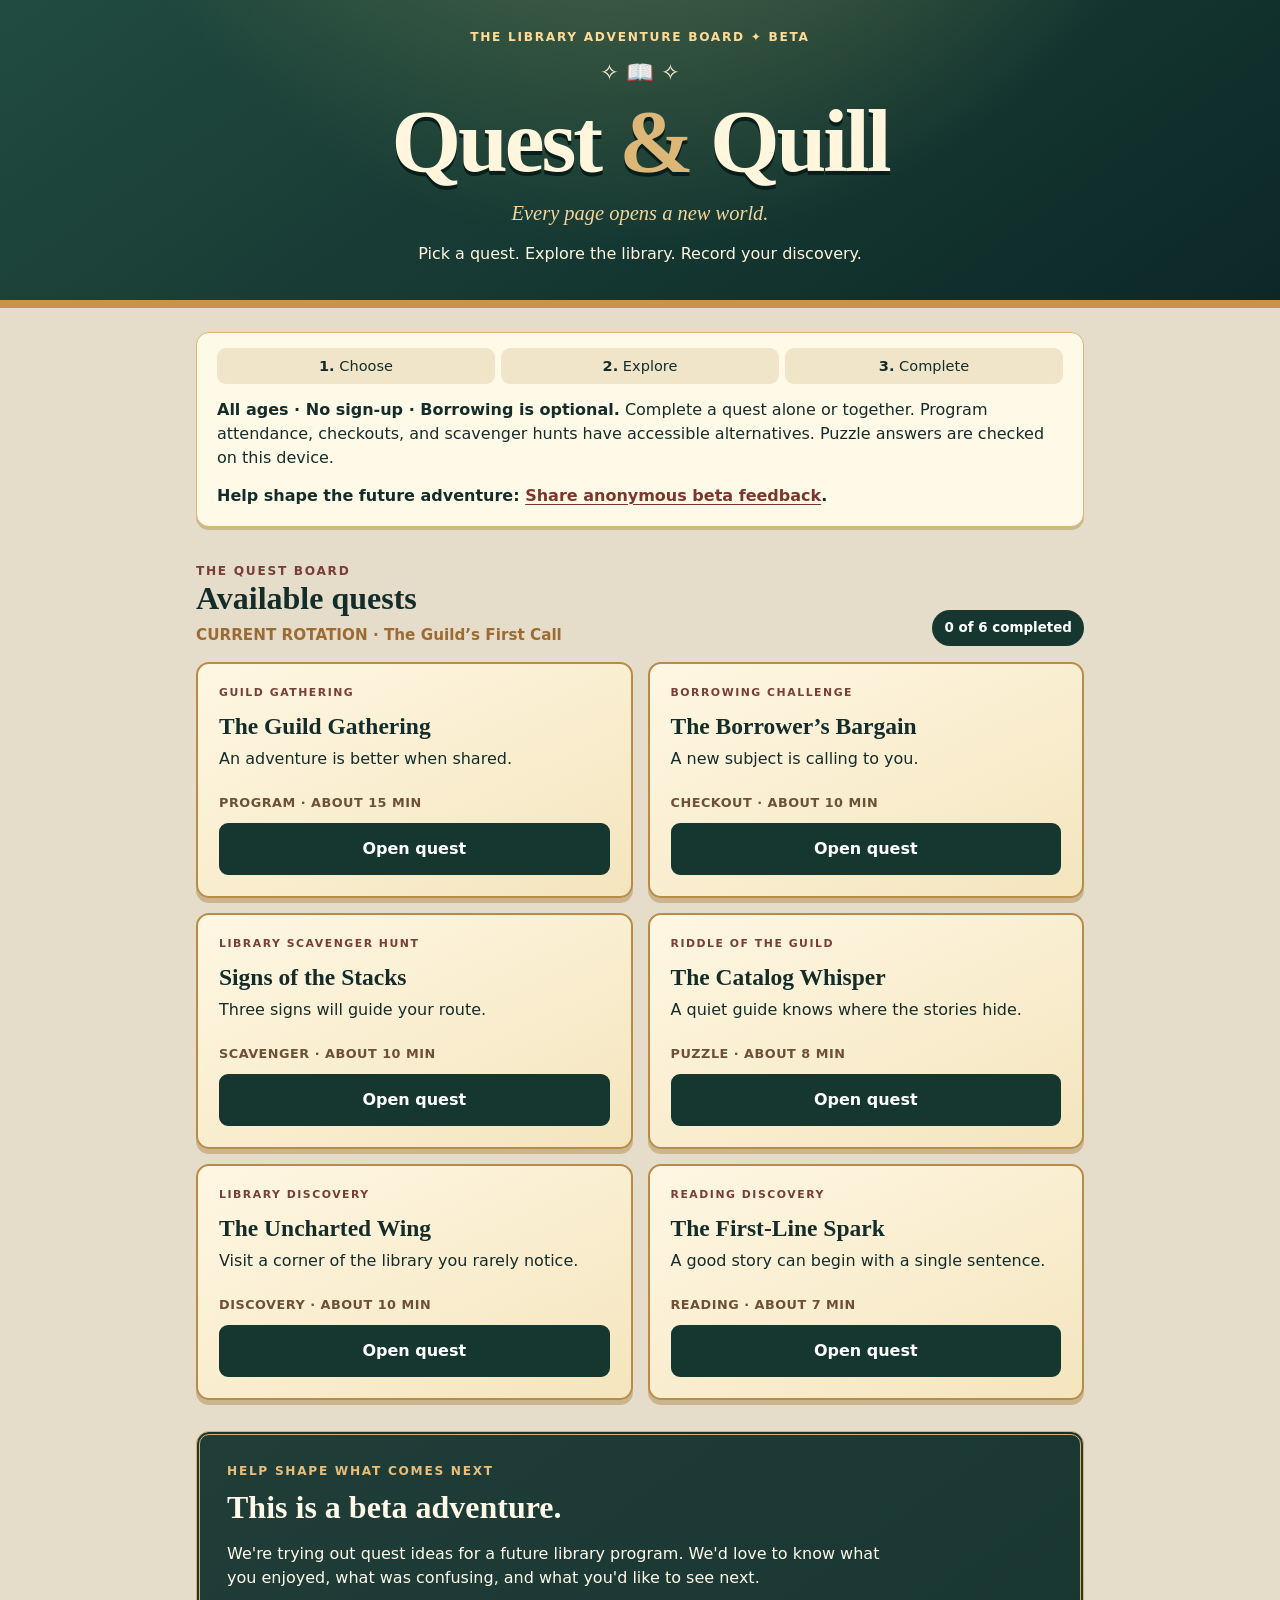
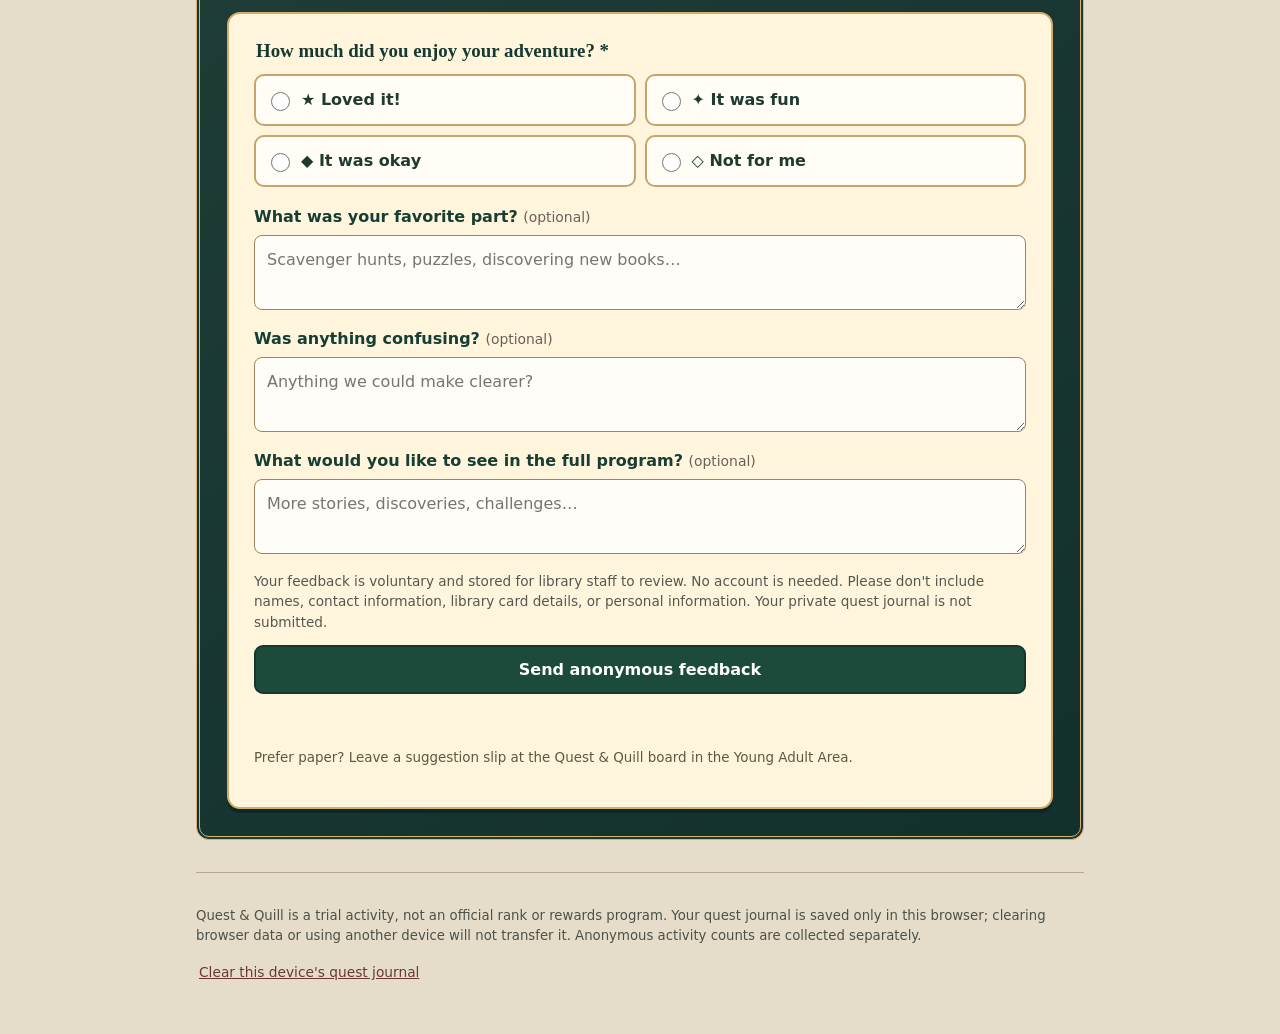
<file: index.html>
<!doctype html>
<html lang="en">
<head>
  <meta charset="utf-8">
  <meta name="viewport" content="width=device-width, initial-scale=1">
  <meta name="theme-color" content="#163b33">
  <meta name="description" content="Quest & Quill: short, self-guided library quests for curious explorers. Beta program.">
  <title>Quest & Quill — Library Adventure Beta</title>
  <link rel="stylesheet" href="styles.css">
</head>
<body>
  <a class="skip-link" href="#main">Skip to quests</a>
  <header class="hero">
    <div class="hero__inner">
      <div class="eyebrow">THE LIBRARY ADVENTURE BOARD <span aria-hidden="true">✦</span> BETA</div>
      <div class="hero__icon" aria-hidden="true">✧ 📖 ✧</div>
      <h1>Quest <span class="amp">&amp;</span> Quill</h1>
      <p class="tagline">Every page opens a new world.</p>
      <p class="hero__explainer">Pick a quest. Explore the library. Record your discovery.</p>
    </div>
  </header>
  <main id="main" class="shell">
    <section class="intro" aria-label="How to play">
      <div class="steps"><span><strong>1.</strong> Choose</span><span><strong>2.</strong> Explore</span><span><strong>3.</strong> Complete</span></div>
      <p><strong>All ages · No sign-up · Borrowing is optional.</strong> Complete a quest alone or together. Program attendance, checkouts, and scavenger hunts have accessible alternatives. Puzzle answers are checked on this device.</p>
      <p class="feedback-callout">Help shape the future adventure: <a href="#feedback-form">Share anonymous beta feedback</a>.</p>
    </section>
    <div class="section-head"><div><div class="kicker">THE QUEST BOARD</div><h2>Available quests</h2><p id="rotation-title" class="rotation-label"></p></div><div class="progress" id="progress" aria-live="polite">0 completed</div></div>
    <div id="quest-list" class="quest-grid"></div>
    <section id="detail" class="detail" hidden aria-labelledby="detail-title">
      <button id="back" class="ghost" type="button">← Back to quest board</button>
      <div class="kicker" id="detail-category"></div><p id="detail-time" class="detail-time"></p>
      <h2 id="detail-title"></h2>
      <p id="detail-teaser" class="detail__teaser"></p>
      <div class="mission"><div class="kicker">YOUR MISSION</div><p id="detail-mission"></p></div><div class="mission alt"><div class="kicker">ANOTHER WAY TO PARTICIPATE</div><p id="detail-alternate"></p></div><section id="puzzle-panel" class="puzzle-panel" hidden><div class="kicker">PUZZLE CHECKPOINT</div><p id="puzzle-prompt" class="puzzle-prompt"></p><label for="puzzle-answer">Enter your answer to unlock completion</label><div class="puzzle-controls"><input type="text" id="puzzle-answer" maxlength="40" autocomplete="off" autocapitalize="characters" spellcheck="false" placeholder="Your answer"><button type="button" id="check-answer" class="secondary">Check answer</button></div><p id="puzzle-result" class="status" role="status"></p><button id="show-hint" type="button" class="text-button">Show a hint</button><p id="puzzle-hint" class="hint" hidden></p></section>
      <label id="reflection-label" for="note" class="reflect"></label>
      <textarea id="note" rows="3" maxlength="700" placeholder="Optional: jot down your discovery for your own quest journal"></textarea>
      <p class="privacy-note">Your personal journal, notes, and completion marks stay on this device. Anonymous totals of quest opens, completion actions, and puzzle activity are counted to help improve this beta. No names or reading notes are sent. Attending a program or borrowing a book is optional.</p>
      <div class="actions"><button type="button" id="save-note" class="secondary">Save note</button><button type="button" id="complete" class="primary">Mark quest complete</button></div>
      <p id="detail-status" class="status" role="status"></p>
    </section>
    <section class="beta" aria-label="Beta program feedback">
      <div class="kicker">HELP SHAPE WHAT COMES NEXT</div>
      <h2>This is a beta adventure.</h2>
      <p>We're trying out quest ideas for a future library program. We'd love to know what you enjoyed, what was confusing, and what you'd like to see next.</p>
      <form id="feedback-form" class="feedback-form" action="/api/feedback" method="post">
        <fieldset class="feedback-rating">
          <legend>How much did you enjoy your adventure? <span aria-hidden="true">*</span></legend>
          <div class="rating-options">
            <label><input type="radio" name="rating" value="5" required><span>★ Loved it!</span></label>
            <label><input type="radio" name="rating" value="4"><span>✦ It was fun</span></label>
            <label><input type="radio" name="rating" value="3"><span>◆ It was okay</span></label>
            <label><input type="radio" name="rating" value="2"><span>◇ Not for me</span></label>
          </div>
        </fieldset>
        <label class="feedback-label" for="feedback-liked">What was your favorite part? <span>(optional)</span></label>
        <textarea id="feedback-liked" name="liked" rows="2" maxlength="450" placeholder="Scavenger hunts, puzzles, discovering new books…"></textarea>
        <label class="feedback-label" for="feedback-confusing">Was anything confusing? <span>(optional)</span></label>
        <textarea id="feedback-confusing" name="confusing" rows="2" maxlength="450" placeholder="Anything we could make clearer?"></textarea>
        <label class="feedback-label" for="feedback-improve">What would you like to see in the full program? <span>(optional)</span></label>
        <textarea id="feedback-improve" name="improve" rows="2" maxlength="450" placeholder="More stories, discoveries, challenges…"></textarea>
        <div class="feedback-honeypot" aria-hidden="true"><label for="feedback-website">Leave this blank</label><input id="feedback-website" name="website" tabindex="-1" autocomplete="off"></div>
        <p class="feedback-privacy">Your feedback is voluntary and stored for library staff to review. No account is needed. Please don't include names, contact information, library card details, or personal information. Your private quest journal is not submitted.</p>
        <button id="feedback-submit" class="feedback-submit" type="submit">Send anonymous feedback</button>
        <p id="feedback-status" class="feedback-status" role="status" aria-live="polite"></p>
        <p class="feedback-paper">Prefer paper? Leave a suggestion slip at the Quest & Quill board in the Young Adult Area.</p>
      </form>
    </section>
    <footer class="footer"><p>Quest & Quill is a trial activity, not an official rank or rewards program. Your quest journal is saved only in this browser; clearing browser data or using another device will not transfer it. Anonymous activity counts are collected separately.</p><button type="button" id="reset" class="text-button">Clear this device's quest journal</button></footer>
  </main>
  <script defer src="https://static.cloudflareinsights.com/beacon.min.js" data-cf-beacon='{"token":"8a718f8df8a344d5a376d016ab15b857"}'></script>
  <script src="quests.js"></script>
  <script src="app.js"></script>
  <script src="feedback.js"></script>
</body>
</html>
</file>
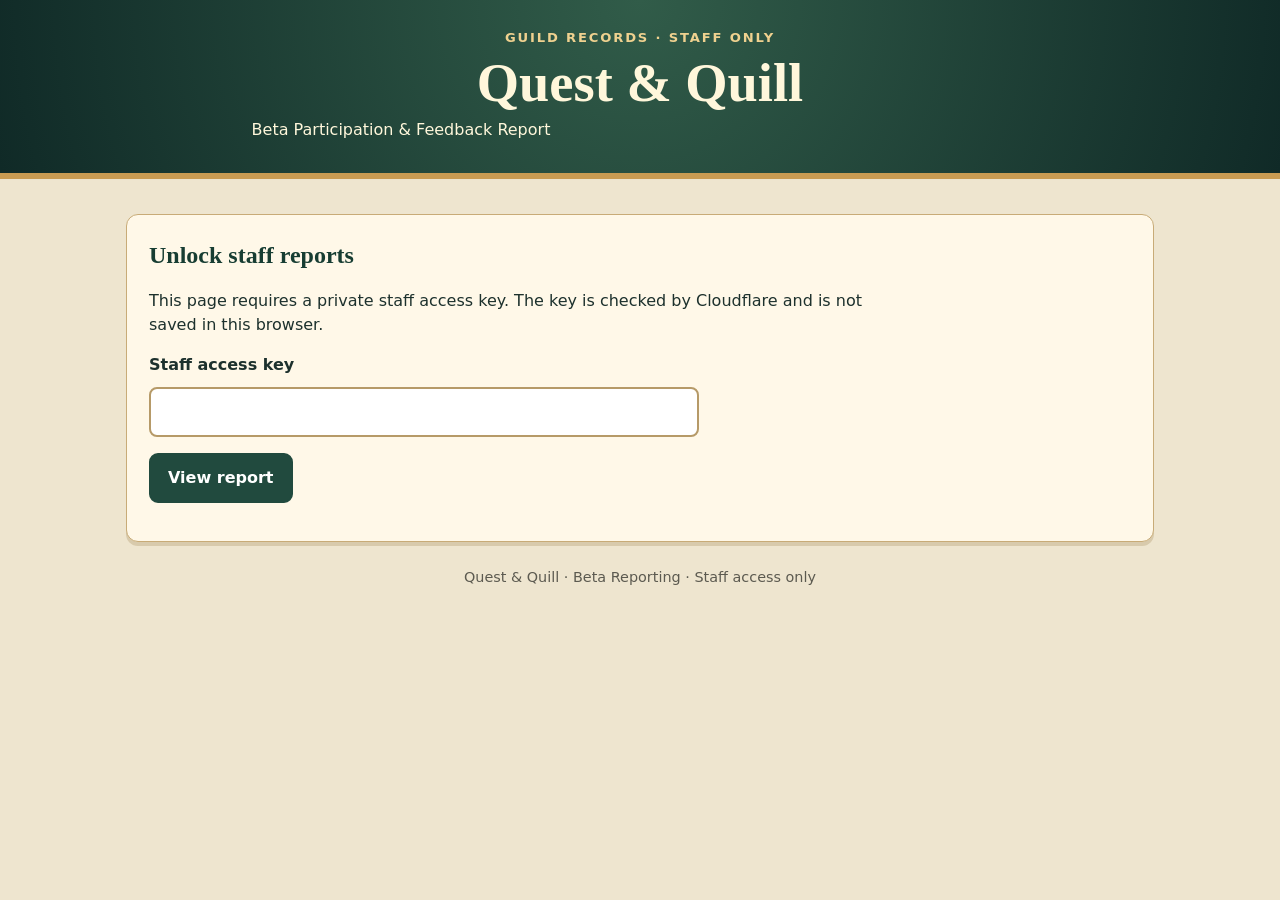
<file: staff/index.html>
<!doctype html>
<html lang="en">
<head>
  <meta charset="utf-8">
  <meta name="viewport" content="width=device-width, initial-scale=1">
  <meta name="robots" content="noindex,nofollow">
  <meta name="referrer" content="no-referrer">
  <meta name="theme-color" content="#173c34">
  <title>Quest & Quill — Staff Report</title>
  <style>
    :root{--ink:#173c34;--pine:#214a3e;--gold:#e8c380;--cream:#fff8e8;--rust:#813e35}
    *{box-sizing:border-box}body{margin:0;background:#eee5cf;color:#1d312d;font:16px/1.5 system-ui,Arial,sans-serif}
    header{background:radial-gradient(circle at top,#315c49,#102a27);border-bottom:6px solid #c99b52;color:#fff7db;text-align:center;padding:28px 18px}
    header h1{font:700 clamp(2.1rem,7vw,3.4rem) Georgia,serif;margin:4px auto}
    header p{margin:3px}.eyebrow{color:#efd18f;letter-spacing:.14em;font-size:.82rem;font-weight:800}
    main{max-width:1060px;padding:20px 16px 50px;margin:auto}
    .panel{border:1px solid #c8ab77;background:var(--cream);box-shadow:0 4px 0 #d8caac;border-radius:12px;padding:22px;margin:15px 0}
    h2,h3{font-family:Georgia,serif;color:#173d32}h2{margin:0 0 12px}
    p{max-width:760px}label{display:block;font-weight:700;margin:10px 0}
    input,select{font:inherit;max-width:100%;padding:11px;border-radius:8px;border:2px solid #b69a68;background:white}
    input[type=password]{width:100%;max-width:550px}
    button{font:inherit;font-weight:750;padding:11px 17px;border-radius:9px;border:2px solid var(--pine);cursor:pointer;background:var(--pine);color:#fff}
    button.outline{background:#fff8e8;color:var(--pine)}button:focus-visible,input:focus-visible,select:focus-visible{outline:3px solid #b77738;outline-offset:3px}
    button:disabled{opacity:.55;cursor:wait}.muted{color:#5f625b;font-size:.9rem}.error{color:#a52d28;font-weight:750}
    .toolbar{display:flex;flex-wrap:wrap;gap:10px;align-items:center;justify-content:space-between}
    .grid{display:grid;grid-template-columns:repeat(auto-fit,minmax(145px,1fr));gap:12px}
    .stat{padding:14px;background:#f5e9ce;border-radius:10px;border:1px solid #cbb182}
    .number{font:700 2rem Georgia,serif;color:#143e32}.stat span{font-size:.85rem;color:#59554b;display:block}
    .table-scroll{overflow-x:auto}table{border-collapse:collapse;width:100%;font-size:.92rem}th,td{padding:11px 9px;border-bottom:1px solid #d8c39e;text-align:left}th{background:#e9d9b8}
    .bars>div{display:flex;gap:10px;align-items:center;margin:10px 0}.bar{width:min(360px,65%);background:#e6ddc7;border-radius:5px;height:12px;overflow:hidden}
    .bar span{display:block;background:#2c745a;height:100%}.entry{padding:15px 0;border-bottom:1px solid #d7c7a7}
    .entry p{margin:.4rem 0;white-space:pre-wrap;overflow-wrap:anywhere}.entry .meta{font-size:.85rem;color:#695d48}
    [hidden]{display:none!important}footer{text-align:center;color:#5c5a50;font-size:.9rem;margin:25px 0}
  </style>
  <script defer src="/staff/staff.js"></script>
</head>
<body>
  <header><div class="eyebrow">GUILD RECORDS · STAFF ONLY</div><h1>Quest &amp; Quill</h1><p>Beta Participation &amp; Feedback Report</p></header>
  <main>
    <section id="login-panel" class="panel">
      <h2>Unlock staff reports</h2>
      <p>This page requires a private staff access key. The key is checked by Cloudflare and is not saved in this browser.</p>
      <form id="staff-login">
        <label for="staff-key">Staff access key</label>
        <input id="staff-key" type="password" required autocomplete="off" spellcheck="false">
        <p><button type="submit" id="staff-login-btn">View report</button></p>
        <p id="staff-login-status" class="error" role="status"></p>
      </form>
    </section>
    <div id="report" hidden>
      <section class="panel toolbar">
        <div><h2>Guild ledger</h2><p id="updated" class="muted"></p></div>
        <div><button type="button" id="refresh" class="outline">Refresh</button> <button type="button" id="export" class="outline">Export feedback CSV</button> <button type="button" id="logout">Lock</button></div>
      </section>
      <section class="panel">
        <h2>At a glance <small class="muted">(all time)</small></h2>
        <div class="grid">
          <div class="stat"><div id="total-feedback" class="number">—</div><span>Feedback responses</span></div>
          <div class="stat"><div id="avg-rating" class="number">—</div><span>Average rating / 5</span></div>
          <div class="stat"><div id="quest-opens" class="number">—</div><span>Quest opens</span></div>
          <div class="stat"><div id="quest-completions" class="number">—</div><span>Completion actions</span></div>
          <div class="stat"><div id="puzzle-correct" class="number">—</div><span>Puzzles solved</span></div>
          <div class="stat"><div id="hints" class="number">—</div><span>Hints opened</span></div>
        </div>
        <p class="muted">Counts are actions, not verified unique visitors, program attendance, or circulation transactions. A patron can open or complete the same quest more than once.</p>
      </section>
      <section class="panel">
        <h2>Enjoyment ratings</h2>
        <div id="rating-bars" class="bars"></div>
      </section>
      <section class="panel">
        <div class="toolbar"><h2>Quest activity</h2><div><label for="rotation">Rotation</label><select id="rotation"><option value="all">All rotations</option><option value="01">01 · Guild's First Call</option><option value="02">02 · Secrets of the Stacks</option><option value="03">03 · Winter Expedition</option><option value="04">04 · Final Dispatch</option></select></div></div>
        <div class="table-scroll">
          <table><thead><tr><th>Quest</th><th>Opened</th><th>Completed</th><th>Correct puzzles</th><th>Hints</th></tr></thead><tbody id="quest-rows"></tbody></table>
        </div>
      </section>
      <section class="panel">
        <h2>Patron comments <small class="muted">(latest 100)</small></h2>
        <p class="muted">Free-text answers may contain details voluntarily typed by patrons. Treat this report and exported CSV as staff-only material.</p>
        <div id="feedback-entries"></div>
      </section>
    </div>
    <footer>Quest &amp; Quill · Beta Reporting · Staff access only</footer>
  </main>
</body>
</html>
</file>
<file: styles.css>
:root{--forest:#15372f;--forest2:#0e2d28;--pine:#275548;--cream:#fff6dd;--parch:#f7edcf;--ink:#142d2b;--gold:#dcb777;--gold2:#c7944c;--burg:#793e35;--border:#dcc399;--font-serif:Georgia,'Times New Roman',serif;--font-sans:system-ui,-apple-system,'Segoe UI',Arial,sans-serif}
*{box-sizing:border-box}html{scroll-behavior:smooth}body{margin:0;background:#e5ddc9;color:var(--ink);font-family:var(--font-sans);line-height:1.5;font-size:16px}button,textarea{font:inherit}button{cursor:pointer}.skip-link{position:absolute;top:-100px;left:8px;background:#fff;padding:8px;z-index:50}.skip-link:focus{top:8px}button:focus-visible,a:focus-visible,textarea:focus-visible{outline:3px solid #b16f2e;outline-offset:3px}.hero{background:radial-gradient(ellipse at 50% -120%,#647a52 0,transparent 65%),linear-gradient(145deg,#214b40,#0c2826);color:var(--cream);border-bottom:8px solid var(--gold2);padding:28px 18px 34px;text-align:center}.hero__inner{max-width:850px;margin:auto}.eyebrow,.kicker{letter-spacing:.14em;font-size:.76rem;font-weight:850}.eyebrow{color:#ffdb96}.hero__icon{font-size:1.4rem;margin:10px 0 0}.hero h1{font-family:var(--font-serif);font-size:clamp(3.25rem,11vw,5.6rem);line-height:1.1;margin:2px 0 0;font-weight:700;letter-spacing:-.035em;text-shadow:0 4px 0 #081e1b}.amp{color:var(--gold)}.tagline{font-family:var(--font-serif);font-style:italic;font-size:1.28rem;color:#f5d59a;margin:8px 0}.hero__explainer{font-size:1rem;margin:13px 0 0}.shell{max-width:920px;margin:auto;padding:24px 16px 48px}.intro{background:#fff9e8;border:1.5px solid #d9b67c;border-radius:13px;padding:15px 20px;box-shadow:0 3px 0 #ccb890}.intro p{margin:14px 0 3px}.steps{display:flex;justify-content:space-between;gap:6px;flex-wrap:wrap;text-align:center}.steps span{background:#f1e5c9;border-radius:9px;padding:7px 9px;flex:1;min-width:90px;font-size:.91rem;white-space:nowrap}.section-head{display:flex;align-items:end;justify-content:space-between;gap:14px;margin:35px 0 16px}.section-head h2,.beta h2,.detail h2{font-family:var(--font-serif);font-size:2rem;margin:0;line-height:1.18}.kicker{color:var(--burg)}.progress{background:var(--forest);color:white;border-radius:999px;padding:8px 12px;font-weight:700;font-size:.84rem;white-space:nowrap}.quest-grid{display:grid;grid-template-columns:repeat(2,minmax(0,1fr));gap:15px}.quest-card{background:linear-gradient(155deg,#fff7e3,#f4e5be);border:2px solid #b88b48;border-radius:13px;padding:21px;box-shadow:0 5px 0 #cab58e;min-height:236px;display:flex;flex-direction:column}.quest-card .kicker{font-size:.68rem}.quest-card h3{font-family:var(--font-serif);font-size:1.47rem;margin:10px 0 7px;line-height:1.2}.quest-card p{margin:0 0 14px;flex:1}.quest-card .badge{align-self:start;display:inline-block;font-weight:800;font-size:.76rem;color:#22583e}.quest-card button{width:100%;margin-top:11px}.primary,.secondary,.ghost{border-radius:9px;padding:12px 15px;border:2px solid var(--forest);font-weight:800;min-height:48px}.primary{background:var(--forest);color:#fff}.primary:hover{background:#315d4b}.secondary{background:#fff8e4;color:var(--forest)}.secondary:hover{background:#f7e1ae}.ghost{background:transparent;border-color:#9c8668;color:var(--forest);margin-bottom:22px}.detail{background:#fff9e7;border:2px solid #bd935c;border-radius:15px;margin-top:22px;padding:25px;box-shadow:0 5px 0 #cab58e}.detail[hidden]{display:none}.detail .kicker{margin:0 0 5px}.detail h2{font-size:clamp(1.85rem,6vw,2.7rem)}.detail__teaser{font-size:1.08rem}.mission{background:#eee1c2;border-left:5px solid #a96f38;padding:17px;margin:20px 0}.mission p{font-family:var(--font-serif);font-size:1.27rem;line-height:1.42;margin:7px 0 0}.reflect{font-weight:780;display:block;margin-bottom:8px}.detail textarea{width:100%;border:1.5px solid #977d59;border-radius:8px;padding:13px;background:#fffef5;color:#1e342f;min-height:95px}.privacy-note,.footer{font-size:.83rem;color:#4c5149}.actions{display:flex;gap:10px;flex-wrap:wrap;margin-top:20px}.actions button{flex:1;min-width:130px}.status{min-height:1.5em;color:#225d39;font-weight:800}.beta{margin-top:31px;padding:27px;background:linear-gradient(145deg,#203d38,#12302c);color:#fff9e8;border:4px double #d8b270;border-radius:13px}.beta .kicker{color:#e8be7d}.beta h2{margin:8px 0 10px}.beta p{max-width:660px}.beta a{color:#ffe5a3;font-weight:800;text-decoration-thickness:2px}.footer{border-top:1px solid #b3a88e;margin-top:32px;padding-top:20px}.text-button{border:0;padding:3px;background:transparent;color:#6b3732;text-decoration:underline;font-size:.86rem}#quest-list[hidden]{display:none}@media(max-width:620px){.quest-grid{grid-template-columns:1fr}.section-head h2{font-size:1.55rem}.steps span{font-size:.83rem}.detail{padding:18px}.shell{padding:16px 13px 36px}.section-head{align-items:center}.progress{font-size:.73rem}}
@media(prefers-reduced-motion:reduce){html{scroll-behavior:auto}}

/* Rotating quest library enhancements */
.rotation-label {color:#9c6b34;font-size:.95rem;font-weight:750;margin:.35rem 0 0;}
.detail-time {font-size:.86rem;color:#6d604a;margin:.3rem 0 1rem;}
.mission.alt {background:#f6f0df;border-left:4px solid #b9935c;margin-top:12px;}
.puzzle-panel {background:linear-gradient(135deg,#f8edd2,#fff8ea);border:2px solid #bd9658;border-radius:12px;padding:20px;margin:18px 0;}
.puzzle-prompt {white-space:pre-line;font-family:Georgia,serif;font-size:1.18rem;line-height:1.55;}
.puzzle-panel label {display:block;font-weight:700;margin:12px 0 7px;}
.puzzle-controls{display:flex;gap:9px;align-items:center;flex-wrap:wrap;}
.puzzle-controls input{min-width:160px;flex:1;font:inherit;padding:12px;border:2px solid #ab965c;border-radius:8px;background:#fff;}
.puzzle-controls button{flex-shrink:0;}
.puzzle-panel .hint{font-style:italic;color:#6d5037;}
.quest-meta{font-size:.80rem;letter-spacing:.04em;color:#6d5037;font-weight:700;margin-top:8px;}
button:disabled{opacity:.55;cursor:not-allowed;}


/* Quest & Quill beta feedback — matching the existing guild style */
.feedback-form{margin-top:22px;background:#fff5dd;color:#21372f;border:2px solid #d5ad6a;border-radius:13px;padding:clamp(16px,4vw,25px);box-shadow:0 4px 0 #0c2826}
.feedback-form fieldset{border:0;margin:0 0 18px;padding:0;min-width:0}
.feedback-rating legend{font-family:Georgia,serif;color:#163a32;font-weight:800;font-size:1.18rem;line-height:1.3;margin-bottom:10px}
.rating-options{display:grid;grid-template-columns:repeat(2,minmax(0,1fr));gap:9px}
.rating-options label{display:flex;align-items:center;gap:8px;background:#fffdf5;border:2px solid #c6a46c;border-radius:10px;padding:12px 10px;cursor:pointer;color:#1f3b30;font-weight:760}
.rating-options label:has(input:checked){border-color:#25654a;background:#e5f0d9}
.rating-options input{width:19px;height:19px;accent-color:#276746;flex-shrink:0}
.rating-options input:focus-visible{outline:3px solid #a56d36;outline-offset:3px}
.feedback-label{display:block;color:#173e33;font-weight:800;margin:17px 0 6px}
.feedback-label span{font-weight:500;color:#66615a;font-size:.87rem}
.feedback-form textarea{display:block;width:100%;background:#fffdf7;color:#223a32;border:1.5px solid #9d845e;border-radius:8px;min-height:75px;padding:12px;font:inherit;resize:vertical}
.feedback-form textarea:focus-visible{outline:3px solid #b88745;outline-offset:2px}
.feedback-privacy{font-size:.85rem;color:#54584f;margin:17px 0 13px;max-width:none!important}
.feedback-submit{display:block;background:#1c4a3b;color:white;padding:13px 20px;border:2px solid #11382e;border-radius:9px;font:800 1rem system-ui,Arial;min-height:48px;width:100%;cursor:pointer}
.feedback-submit:hover{background:#27654d}
.feedback-submit:disabled{opacity:.6;cursor:default}
.feedback-status{color:#1b593d;min-height:1.4rem;font-weight:800}
.feedback-paper{font-size:.84rem;color:#64553e;max-width:none!important}
.feedback-honeypot{position:absolute;left:-200vw;width:1px;height:1px;overflow:hidden}
@media(max-width:520px){.rating-options{grid-template-columns:1fr}}

.feedback-callout{margin:10px 0 0;font-weight:750}.feedback-callout a{color:#7b372c;text-decoration:underline;text-underline-offset:3px}
</file>
